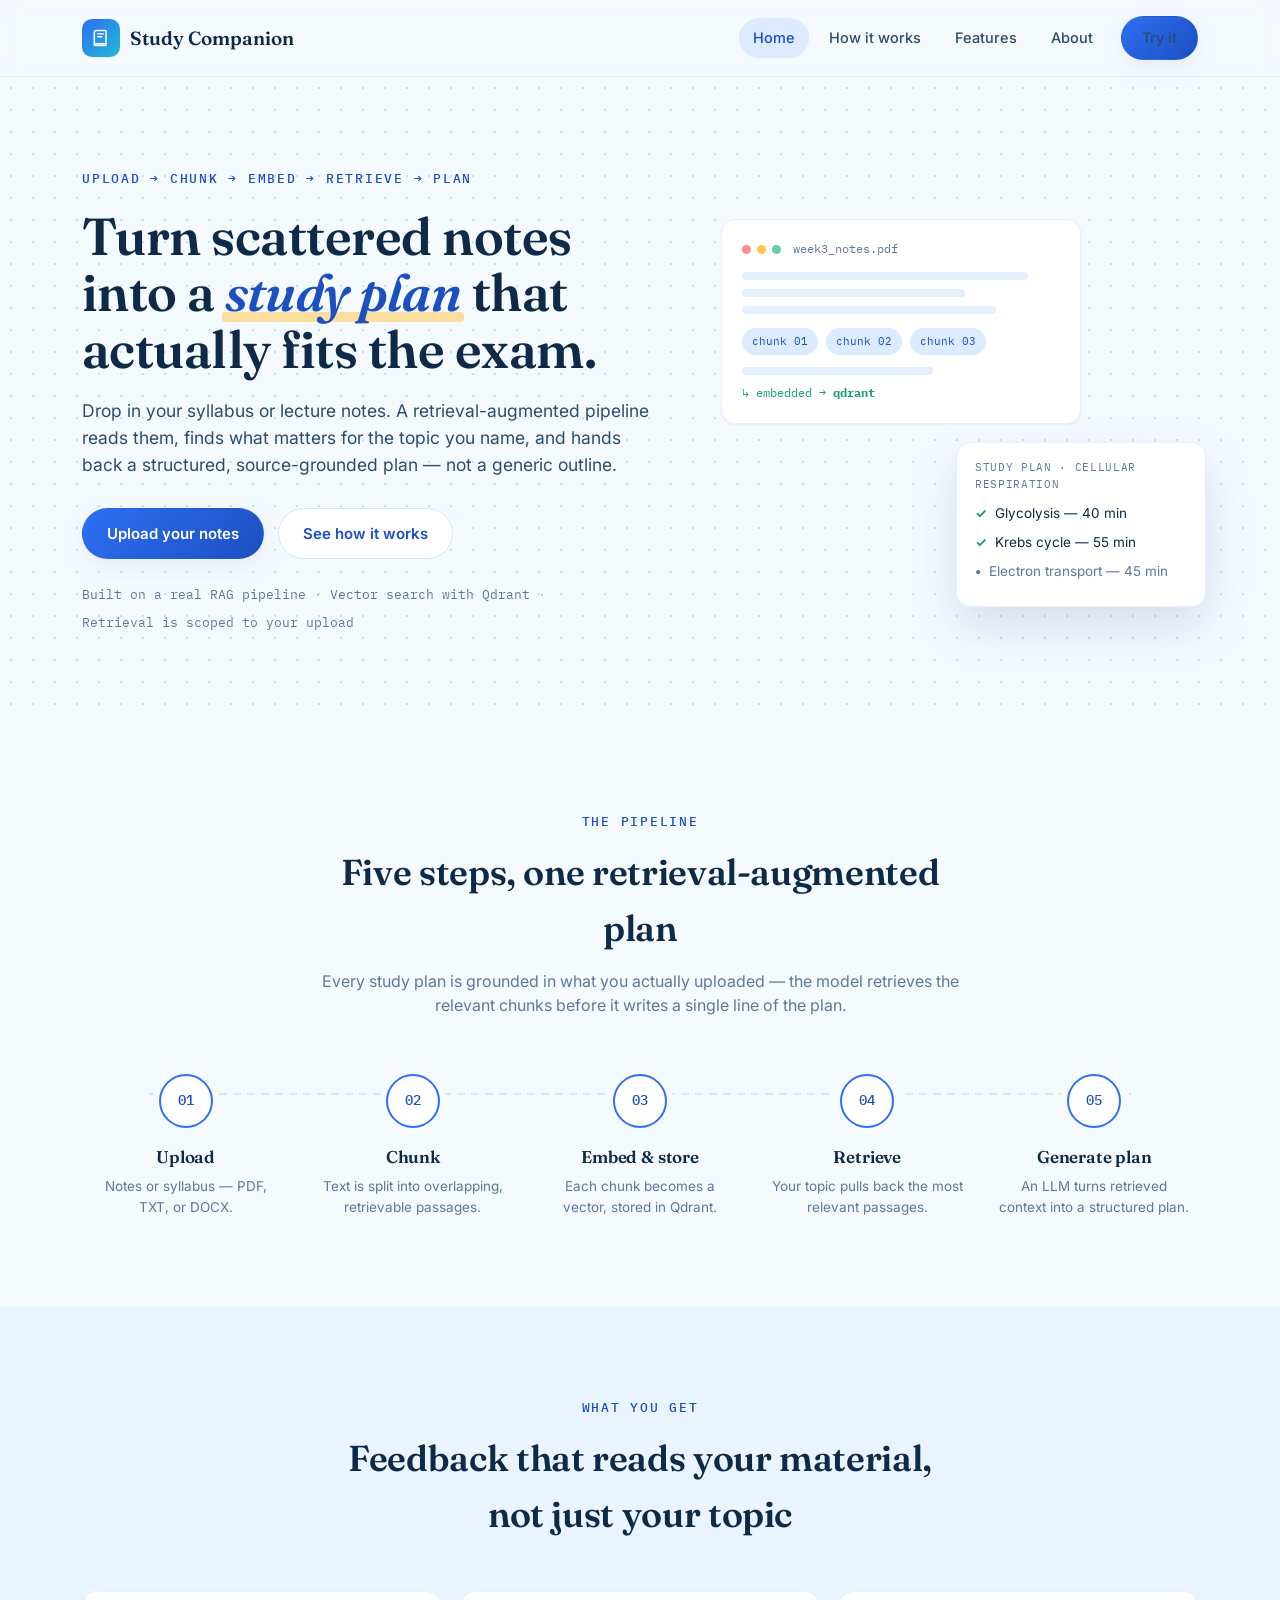
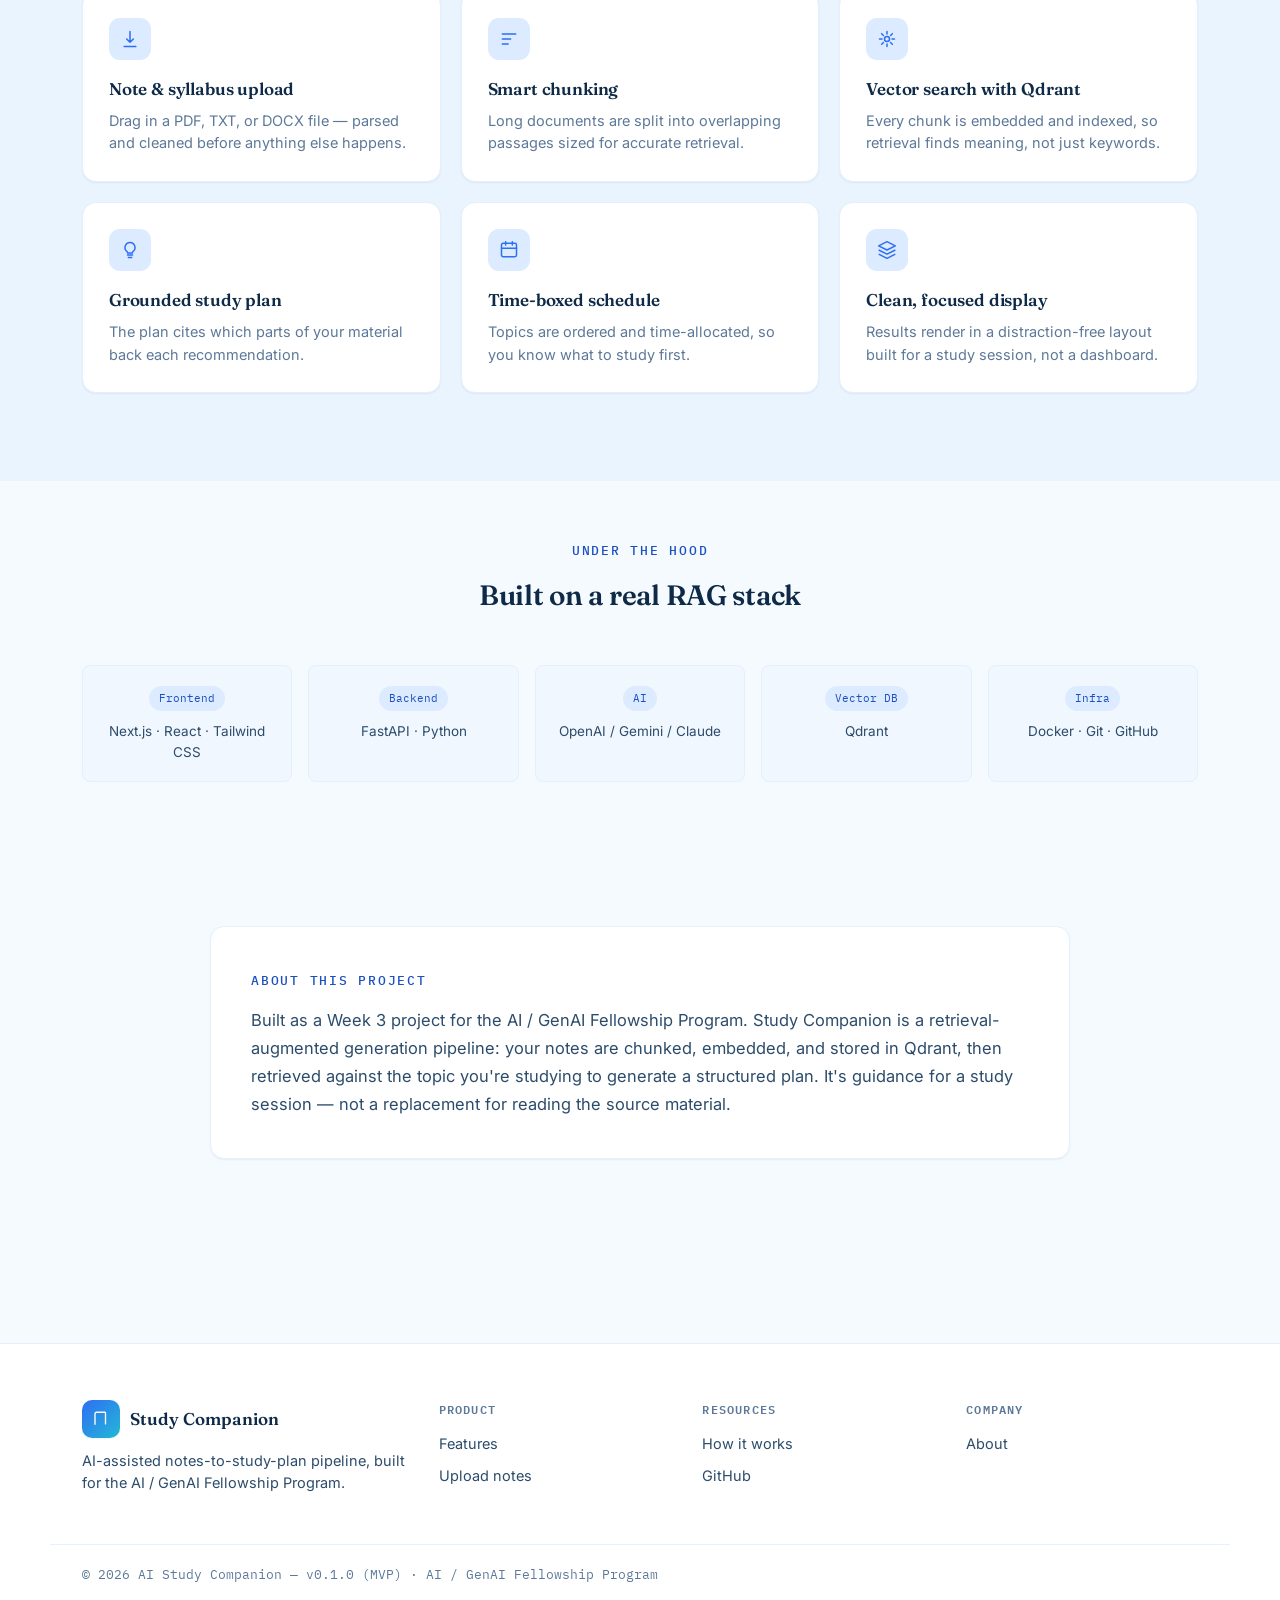
<file: frontend/index.html>
<!DOCTYPE html>
<html lang="en">
<head>
<meta charset="UTF-8" />
<meta name="viewport" content="width=device-width, initial-scale=1.0" />
<title>AI Study Companion — Turn notes into a study plan</title>
<link rel="preconnect" href="https://fonts.googleapis.com">
<link href="https://fonts.googleapis.com/css2?family=Fraunces:ital,wght@0,500;0,600;0,700;1,500&family=Inter:wght@400;500;600;700&family=IBM+Plex+Mono:wght@400;500&display=swap" rel="stylesheet">
<link rel="stylesheet" href="styles.css" />
</head>
<body>

<nav class="nav">
  <div class="nav-inner">
    <a href="index.html" class="brand">
      <span class="brand-mark">
        <svg width="20" height="20" viewBox="0 0 24 24" fill="none"><path d="M4 19V5a2 2 0 0 1 2-2h11a1 1 0 0 1 1 1v14.5" stroke="#fff" stroke-width="1.8" stroke-linecap="round" stroke-linejoin="round"/><path d="M4 19a2 2 0 0 0 2 2h11.5a.5.5 0 0 0 .5-.5V19H6a2 2 0 0 0-2 2Z" stroke="#fff" stroke-width="1.8" stroke-linecap="round" stroke-linejoin="round"/><path d="M8 7h7M8 10.5h5" stroke="#fff" stroke-width="1.6" stroke-linecap="round"/></svg>
      </span>
      <span class="brand-name">Study Companion</span>
    </a>
    <div class="nav-links">
      <a href="index.html" class="active">Home</a>
      <a href="index.html#how-it-works">How it works</a>
      <a href="index.html#features">Features</a>
      <a href="index.html#about">About</a>
      <a href="upload.html" class="btn btn-primary nav-cta" style="padding:10px 20px;font-size:14.5px;">Try it</a>
    </div>
    <button class="nav-toggle" aria-label="Toggle menu" onclick="document.querySelector('.nav-links').classList.toggle('open-mobile')">
      <svg width="20" height="20" viewBox="0 0 24 24" fill="none"><path d="M4 7h16M4 12h16M4 17h16" stroke="#0E2A47" stroke-width="1.8" stroke-linecap="round"/></svg>
    </button>
  </div>
</nav>

<!-- ============ HERO ============ -->
<header class="hero grid-texture">
  <div class="container hero-inner">
    <div class="hero-copy">
      <span class="eyebrow">Upload → Chunk → Embed → Retrieve → Plan</span>
      <h1 class="hero-title">
        Turn scattered notes into a <span class="hl">study plan</span> that actually fits the exam.
      </h1>
      <p class="hero-sub">
        Drop in your syllabus or lecture notes. A retrieval-augmented pipeline reads them, finds what
        matters for the topic you name, and hands back a structured, source-grounded plan — not a
        generic outline.
      </p>
      <div class="hero-actions">
        <a href="upload.html" class="btn btn-primary">Upload your notes</a>
        <a href="#how-it-works" class="btn btn-secondary">See how it works</a>
      </div>
      <div class="hero-trust">
        <span>Built on a real RAG pipeline</span>
        <span class="dot">·</span>
        <span>Vector search with Qdrant</span>
        <span class="dot">·</span>
        <span>Retrieval is scoped to your upload</span>
      </div>
    </div>

    <div class="hero-visual" aria-hidden="true">
      <div class="stack-card card">
        <div class="stack-card-head">
          <span class="page-dot" style="background:#FF8A8A"></span>
          <span class="page-dot" style="background:#FFC94D"></span>
          <span class="page-dot" style="background:#5FD4A3"></span>
          <span class="stack-card-title">week3_notes.pdf</span>
        </div>
        <div class="stack-card-body">
          <div class="fake-line w-90"></div>
          <div class="fake-line w-70"></div>
          <div class="fake-line w-80"></div>
          <div class="chunk-row">
            <span class="chunk-pill">chunk 01</span>
            <span class="chunk-pill">chunk 02</span>
            <span class="chunk-pill">chunk 03</span>
          </div>
          <div class="fake-line w-60"></div>
          <div class="vector-tag">↳ embedded → <b>qdrant</b></div>
        </div>
      </div>
      <div class="stack-card card floaty">
        <div class="plan-mini-title">Study Plan · Cellular Respiration</div>
        <div class="plan-mini-row"><span class="check">✓</span> Glycolysis — 40 min</div>
        <div class="plan-mini-row"><span class="check">✓</span> Krebs cycle — 55 min</div>
        <div class="plan-mini-row muted"><span class="check">•</span> Electron transport — 45 min</div>
      </div>
    </div>
  </div>
</header>

<!-- ============ HOW IT WORKS — signature pipeline ============ -->
<section class="section pipeline-section" id="how-it-works">
  <div class="container">
    <div class="section-head text-center">
      <span class="eyebrow">The pipeline</span>
      <h2 class="section-title">Five steps, one retrieval-augmented plan</h2>
      <p class="section-sub">
        Every study plan is grounded in what you actually uploaded — the model retrieves the relevant
        chunks before it writes a single line of the plan.
      </p>
    </div>

    <div class="pipeline">
      <div class="pipeline-track" aria-hidden="true"></div>
      <ol class="pipeline-steps">
        <li class="pipeline-step" style="--d:0s">
          <span class="pipeline-num">01</span>
          <h3>Upload</h3>
          <p>Notes or syllabus — PDF, TXT, or DOCX.</p>
        </li>
        <li class="pipeline-step" style="--d:0.6s">
          <span class="pipeline-num">02</span>
          <h3>Chunk</h3>
          <p>Text is split into overlapping, retrievable passages.</p>
        </li>
        <li class="pipeline-step" style="--d:1.2s">
          <span class="pipeline-num">03</span>
          <h3>Embed &amp; store</h3>
          <p>Each chunk becomes a vector, stored in Qdrant.</p>
        </li>
        <li class="pipeline-step" style="--d:1.8s">
          <span class="pipeline-num">04</span>
          <h3>Retrieve</h3>
          <p>Your topic pulls back the most relevant passages.</p>
        </li>
        <li class="pipeline-step" style="--d:2.4s">
          <span class="pipeline-num">05</span>
          <h3>Generate plan</h3>
          <p>An LLM turns retrieved context into a structured plan.</p>
        </li>
      </ol>
    </div>
  </div>
</section>

<!-- ============ FEATURES ============ -->
<section class="section" id="features" style="background:var(--bg-soft);">
  <div class="container">
    <div class="section-head text-center">
      <span class="eyebrow">What you get</span>
      <h2 class="section-title">Feedback that reads your material, not just your topic</h2>
    </div>

    <div class="feature-grid">
      <div class="feature-card card">
        <div class="feature-icon"><svg width="20" height="20" viewBox="0 0 24 24" fill="none"><path d="M12 3v13m0 0-4-4m4 4 4-4M5 21h14" stroke="var(--primary)" stroke-width="1.8" stroke-linecap="round" stroke-linejoin="round"/></svg></div>
        <h3>Note &amp; syllabus upload</h3>
        <p>Drag in a PDF, TXT, or DOCX file — parsed and cleaned before anything else happens.</p>
      </div>
      <div class="feature-card card">
        <div class="feature-icon"><svg width="20" height="20" viewBox="0 0 24 24" fill="none"><path d="M4 6h16M4 12h10M4 18h7" stroke="var(--primary)" stroke-width="1.8" stroke-linecap="round"/></svg></div>
        <h3>Smart chunking</h3>
        <p>Long documents are split into overlapping passages sized for accurate retrieval.</p>
      </div>
      <div class="feature-card card">
        <div class="feature-icon"><svg width="20" height="20" viewBox="0 0 24 24" fill="none"><circle cx="12" cy="12" r="3" stroke="var(--primary)" stroke-width="1.8"/><path d="M12 3v3M12 18v3M21 12h-3M6 12H3M18.4 5.6l-2.1 2.1M7.7 16.3l-2.1 2.1M18.4 18.4l-2.1-2.1M7.7 7.7 5.6 5.6" stroke="var(--primary)" stroke-width="1.8" stroke-linecap="round"/></svg></div>
        <h3>Vector search with Qdrant</h3>
        <p>Every chunk is embedded and indexed, so retrieval finds meaning, not just keywords.</p>
      </div>
      <div class="feature-card card">
        <div class="feature-icon"><svg width="20" height="20" viewBox="0 0 24 24" fill="none"><path d="M9 18h6M10 21h4M12 3a6 6 0 0 0-3.6 10.8c.5.4.6.9.6 1.4v.3h6v-.3c0-.5.1-1 .6-1.4A6 6 0 0 0 12 3Z" stroke="var(--primary)" stroke-width="1.8" stroke-linecap="round" stroke-linejoin="round"/></svg></div>
        <h3>Grounded study plan</h3>
        <p>The plan cites which parts of your material back each recommendation.</p>
      </div>
      <div class="feature-card card">
        <div class="feature-icon"><svg width="20" height="20" viewBox="0 0 24 24" fill="none"><rect x="3" y="4" width="18" height="16" rx="2" stroke="var(--primary)" stroke-width="1.8"/><path d="M8 2v4M16 2v4M3 10h18" stroke="var(--primary)" stroke-width="1.8" stroke-linecap="round"/></svg></div>
        <h3>Time-boxed schedule</h3>
        <p>Topics are ordered and time-allocated, so you know what to study first.</p>
      </div>
      <div class="feature-card card">
        <div class="feature-icon"><svg width="20" height="20" viewBox="0 0 24 24" fill="none"><path d="M12 2 2 7l10 5 10-5-10-5Z" stroke="var(--primary)" stroke-width="1.8" stroke-linejoin="round"/><path d="M2 17l10 5 10-5M2 12l10 5 10-5" stroke="var(--primary)" stroke-width="1.8" stroke-linejoin="round"/></svg></div>
        <h3>Clean, focused display</h3>
        <p>Results render in a distraction-free layout built for a study session, not a dashboard.</p>
      </div>
    </div>
  </div>
</section>

<!-- ============ TECH STACK ============ -->
<section class="section-tight">
  <div class="container">
    <div class="section-head text-center">
      <span class="eyebrow">Under the hood</span>
      <h2 class="section-title" style="font-size:28px;">Built on a real RAG stack</h2>
    </div>
    <div class="stack-grid">
      <div class="stack-item"><span class="stack-tag">Frontend</span><p>Next.js · React · Tailwind CSS</p></div>
      <div class="stack-item"><span class="stack-tag">Backend</span><p>FastAPI · Python</p></div>
      <div class="stack-item"><span class="stack-tag">AI</span><p>OpenAI / Gemini / Claude</p></div>
      <div class="stack-item"><span class="stack-tag">Vector DB</span><p>Qdrant</p></div>
      <div class="stack-item"><span class="stack-tag">Infra</span><p>Docker · Git · GitHub</p></div>
    </div>
  </div>
</section>

<!-- ============ ABOUT ============ -->
<section class="section" id="about">
  <div class="container">
    <div class="about-box card">
      <span class="eyebrow">About this project</span>
      <p class="about-text">
        Built as a Week 3 project for the AI / GenAI Fellowship Program. Study Companion is a
        retrieval-augmented generation pipeline: your notes are chunked, embedded, and stored in
        Qdrant, then retrieved against the topic you're studying to generate a structured plan.
        It's guidance for a study session — not a replacement for reading the source material.
      </p>
    </div>
  </div>
</section>

<footer class="site-footer">
  <div class="container footer-grid">
    <div class="footer-col">
      <div class="brand" style="margin-bottom:12px;">
        <span class="brand-mark"><svg width="18" height="18" viewBox="0 0 24 24" fill="none"><path d="M4 19V5a2 2 0 0 1 2-2h11a1 1 0 0 1 1 1v14.5" stroke="#fff" stroke-width="1.8" stroke-linecap="round" stroke-linejoin="round"/></svg></span>
        <span class="brand-name" style="font-size:17px;">Study Companion</span>
      </div>
      <p>AI-assisted notes-to-study-plan pipeline, built for the AI / GenAI Fellowship Program.</p>
    </div>
    <div class="footer-col">
      <h4>Product</h4>
      <a href="index.html#features">Features</a>
      <a href="upload.html">Upload notes</a>
    </div>
    <div class="footer-col">
      <h4>Resources</h4>
      <a href="index.html#how-it-works">How it works</a>
      <a href="https://github.com/RAYYAN-369/AI-Study-Companion" target="_blank" rel="noopener">GitHub</a>
    </div>
    <div class="footer-col">
      <h4>Company</h4>
      <a href="index.html#about">About</a>
    </div>
  </div>
  <div class="footer-bottom">© 2026 AI Study Companion — v0.1.0 (MVP) · AI / GenAI Fellowship Program</div>
</footer>

<style>
  .hero { padding: 64px 0 40px; }
  .hero-inner {
    display: grid;
    grid-template-columns: 1.1fr 0.9fr;
    gap: 56px;
    align-items: center;
    padding-top: 24px;
    padding-bottom: 48px;
  }
  .hero-title {
    font-size: clamp(32px, 4.2vw, 52px);
    line-height: 1.08;
    margin: 18px 0 20px;
  }
  .hero-title .hl {
    position: relative;
    font-style: italic;
    color: var(--primary-dark);
  }
  .hero-title .hl::after {
    content: "";
    position: absolute;
    left: -3px; right: -3px; bottom: 2px;
    height: 10px;
    background: var(--accent-warm);
    opacity: 0.55;
    z-index: -1;
    border-radius: 3px;
  }
  .hero-sub { font-size: 17.5px; color: var(--ink-soft); max-width: 52ch; margin-bottom: 30px; }
  .hero-actions { display: flex; gap: 14px; flex-wrap: wrap; margin-bottom: 26px; }
  .hero-trust { display: flex; flex-wrap: wrap; gap: 8px; font-family: var(--font-mono); font-size: 12.5px; color: var(--muted); }
  .hero-trust .dot { opacity: 0.5; }

  .hero-visual { position: relative; min-height: 360px; }
  .stack-card {
    padding: 20px;
    width: min(360px, 100%);
  }
  .stack-card-head { display: flex; align-items: center; gap: 6px; margin-bottom: 14px; }
  .page-dot { width: 9px; height: 9px; border-radius: 50%; }
  .stack-card-title { font-family: var(--font-mono); font-size: 12px; color: var(--muted); margin-left: 6px; }
  .fake-line { height: 8px; border-radius: 4px; background: var(--border-soft); margin-bottom: 9px; }
  .w-90 { width: 90%; } .w-80 { width: 80%; } .w-70 { width: 70%; } .w-60 { width: 60%; }
  .chunk-row { display: flex; gap: 8px; margin: 14px 0 12px; flex-wrap: wrap; }
  .chunk-pill {
    font-family: var(--font-mono); font-size: 11px; color: var(--primary-dark);
    background: var(--primary-soft); padding: 5px 10px; border-radius: 999px;
  }
  .vector-tag { font-family: var(--font-mono); font-size: 12px; color: var(--good); margin-top: 6px; }
  .stack-card.floaty {
    position: absolute;
    bottom: -28px;
    right: -8px;
    width: 250px;
    padding: 16px 18px;
    box-shadow: var(--shadow-lg);
    animation: float 5s ease-in-out infinite;
  }
  @keyframes float { 0%,100% { transform: translateY(0); } 50% { transform: translateY(-9px); } }
  .plan-mini-title { font-family: var(--font-mono); font-size: 11px; color: var(--muted); margin-bottom: 10px; text-transform: uppercase; letter-spacing: .06em; }
  .plan-mini-row { font-size: 13.5px; margin-bottom: 8px; display: flex; gap: 8px; }
  .plan-mini-row .check { color: var(--good); font-weight: 700; }
  .plan-mini-row.muted { color: var(--muted); }
  .plan-mini-row.muted .check { color: var(--muted); }

  .section-head { max-width: 640px; margin: 0 auto 48px; }
  .section-title { font-size: clamp(26px, 3vw, 36px); margin: 12px 0 12px; }
  .section-sub { color: var(--muted); font-size: 16px; }

  .pipeline { position: relative; padding-top: 8px; }
  .pipeline-track {
    position: absolute;
    top: 27px;
    left: 6%;
    right: 6%;
    height: 2px;
    background: repeating-linear-gradient(90deg, var(--border) 0 8px, transparent 8px 14px);
  }
  .pipeline-steps {
    position: relative;
    list-style: none;
    margin: 0; padding: 0;
    display: grid;
    grid-template-columns: repeat(5, 1fr);
    gap: 20px;
  }
  .pipeline-step { text-align: center; padding: 0 8px; }
  .pipeline-num {
    display: inline-flex;
    align-items: center; justify-content: center;
    width: 54px; height: 54px;
    border-radius: 50%;
    background: var(--surface);
    border: 2px solid var(--primary);
    color: var(--primary-dark);
    font-family: var(--font-mono);
    font-weight: 500;
    font-size: 14px;
    margin-bottom: 16px;
    box-shadow: 0 0 0 6px var(--bg);
    animation: pulse-step 3s ease-in-out infinite;
    animation-delay: var(--d);
  }
  @keyframes pulse-step {
    0%, 80%, 100% { box-shadow: 0 0 0 6px var(--bg); border-color: var(--primary); }
    10% { box-shadow: 0 0 0 6px var(--bg), 0 0 0 10px var(--primary-soft); border-color: var(--accent); }
  }
  .pipeline-step h3 { font-size: 17px; margin-bottom: 6px; }
  .pipeline-step p { font-size: 13.5px; color: var(--muted); }

  .feature-grid { display: grid; grid-template-columns: repeat(3, 1fr); gap: 20px; }
  .feature-card { padding: 26px; }
  .feature-icon {
    width: 42px; height: 42px; border-radius: 11px;
    background: var(--primary-soft);
    display: flex; align-items: center; justify-content: center;
    margin-bottom: 16px;
  }
  .feature-card h3 { font-size: 17px; margin-bottom: 8px; }
  .feature-card p { font-size: 14.5px; color: var(--muted); }

  .stack-grid { display: grid; grid-template-columns: repeat(5, 1fr); gap: 16px; }
  .stack-item {
    border: 1px solid var(--border-soft);
    border-radius: var(--radius-sm);
    padding: 18px 16px;
    background: var(--surface-alt);
    text-align: center;
  }
  .stack-tag {
    display: inline-block;
    font-family: var(--font-mono);
    font-size: 11px;
    color: var(--primary-dark);
    background: var(--primary-soft);
    padding: 4px 10px;
    border-radius: 999px;
    margin-bottom: 10px;
  }
  .stack-item p { font-size: 13.5px; color: var(--ink-soft); }

  .about-box { padding: 40px; max-width: 860px; margin: 0 auto; }
  .about-text { font-size: 16.5px; color: var(--ink-soft); margin-top: 14px; line-height: 1.7; }

  @media (max-width: 980px) {
    .hero-inner { grid-template-columns: 1fr; }
    .hero-visual { min-height: 300px; margin-top: 12px; }
    .stack-card.floaty { position: static; margin-top: 16px; width: 100%; animation: none; }
    .pipeline-steps { grid-template-columns: repeat(3, 1fr); row-gap: 32px; }
    .pipeline-track { display: none; }
    .feature-grid { grid-template-columns: repeat(2, 1fr); }
    .stack-grid { grid-template-columns: repeat(3, 1fr); }
  }
  @media (max-width: 620px) {
    .pipeline-steps { grid-template-columns: repeat(2, 1fr); }
    .feature-grid { grid-template-columns: 1fr; }
    .stack-grid { grid-template-columns: repeat(2, 1fr); }
    .nav-links.open-mobile {
      display: flex; position: absolute; top: 100%; left: 0; right: 0;
      background: var(--surface); flex-direction: column; padding: 12px 20px 20px;
      border-bottom: 1px solid var(--border-soft); box-shadow: var(--shadow-md);
    }
    .nav-links.open-mobile a { width: 100%; }
  }
</style>

</body>
</html>
</file>
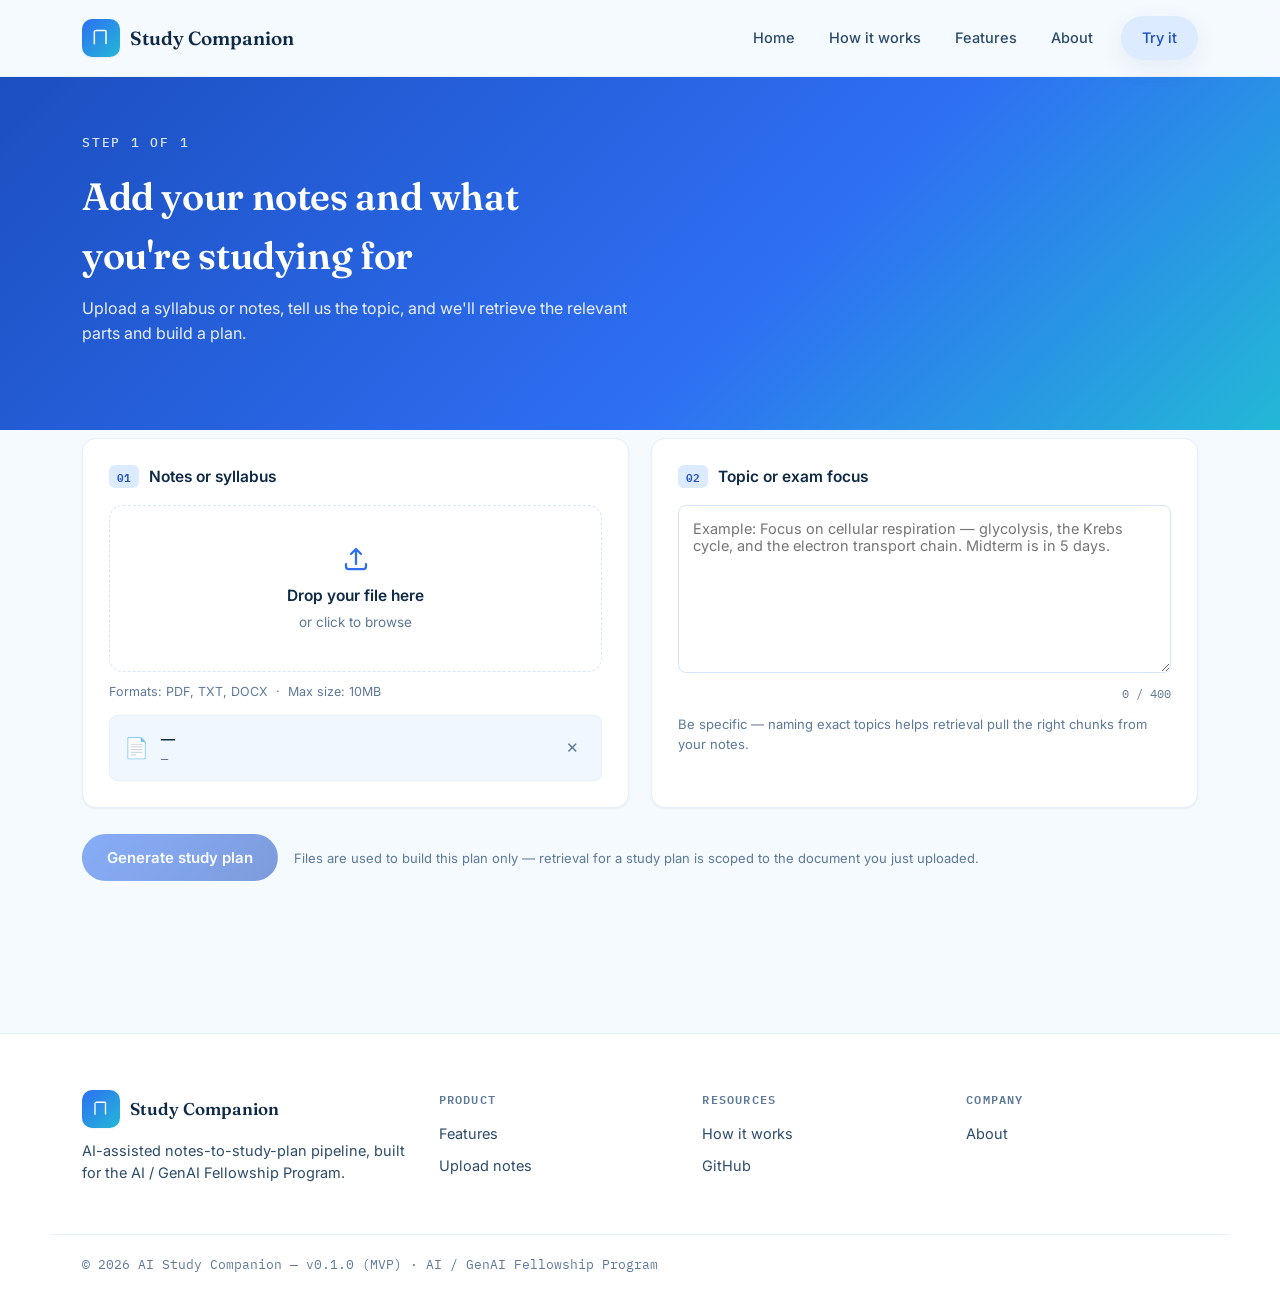
<file: frontend/result.html>
<!DOCTYPE html>
<html lang="en">
<head>
<meta charset="UTF-8" />
<meta name="viewport" content="width=device-width, initial-scale=1.0" />
<title>Your Study Plan — AI Study Companion</title>
<link rel="preconnect" href="https://fonts.googleapis.com">
<link href="https://fonts.googleapis.com/css2?family=Fraunces:ital,wght@0,500;0,600;0,700;1,500&family=Inter:wght@400;500;600;700&family=IBM+Plex+Mono:wght@400;500&display=swap" rel="stylesheet">
<link rel="stylesheet" href="styles.css" />
</head>
<body>

<nav class="nav">
  <div class="nav-inner">
    <a href="index.html" class="brand">
      <span class="brand-mark"><svg width="20" height="20" viewBox="0 0 24 24" fill="none"><path d="M4 19V5a2 2 0 0 1 2-2h11a1 1 0 0 1 1 1v14.5" stroke="#fff" stroke-width="1.8" stroke-linecap="round" stroke-linejoin="round"/></svg></span>
      <span class="brand-name">Study Companion</span>
    </a>
    <div class="nav-links">
      <a href="index.html">Home</a>
      <a href="index.html#how-it-works">How it works</a>
      <a href="index.html#features">Features</a>
      <a href="index.html#about">About</a>
      <a href="upload.html" class="btn btn-primary nav-cta" style="padding:10px 20px;font-size:14.5px;">New plan</a>
    </div>
    <button class="nav-toggle" aria-label="Toggle menu" onclick="document.querySelector('.nav-links').classList.toggle('open-mobile')">
      <svg width="20" height="20" viewBox="0 0 24 24" fill="none"><path d="M4 7h16M4 12h16M4 17h16" stroke="#0E2A47" stroke-width="1.8" stroke-linecap="round"/></svg>
    </button>
  </div>
</nav>

<main class="section-tight">
  <div class="container">
    <span class="eyebrow">Study plan</span>

    <div class="score-hero card">
      <div class="score-copy">
        <span class="score-label">Generated from <span id="sourceFileName">your document</span></span>
        <h1 id="topicHeadline">Your study plan</h1>
      </div>
    </div>

    <div class="stat-row">
      <div class="stat-card card">
        <span class="stat-label">Chunks retrieved</span>
        <span class="stat-value" id="chunksRetrieved">—</span>
      </div>
      <div class="stat-card card">
        <span class="stat-label">Study days planned</span>
        <span class="stat-value" id="dayCount">—</span>
      </div>
      <div class="stat-card card">
        <span class="stat-label">Est. total study time</span>
        <span class="stat-value" id="studyTime">—</span>
      </div>
    </div>

    <div class="card summary-card">
      <h2 class="block-title">AI summary</h2>
      <p id="aiSummary" class="summary-text"></p>
    </div>

    <div class="card schedule-card">
      <h2 class="block-title">Suggested schedule</h2>
      <p class="block-sub">Day-by-day plan generated from the retrieved context.</p>
      <div id="scheduleList" class="schedule-list"></div>
    </div>

    <div class="card sources-card">
      <h2 class="block-title">Retrieved from your document</h2>
      <p class="block-sub">The passages the plan above was grounded in.</p>
      <div id="sourcesList" class="sources-list"></div>
    </div>

    <div class="result-actions">
      <button class="btn btn-primary" id="downloadBtn">Download plan</button>
      <a href="upload.html" class="btn btn-secondary">Start a new plan</a>
    </div>
  </div>
</main>

<footer class="site-footer">
  <div class="container footer-grid">
    <div class="footer-col">
      <div class="brand" style="margin-bottom:12px;">
        <span class="brand-mark"><svg width="18" height="18" viewBox="0 0 24 24" fill="none"><path d="M4 19V5a2 2 0 0 1 2-2h11a1 1 0 0 1 1 1v14.5" stroke="#fff" stroke-width="1.8" stroke-linecap="round" stroke-linejoin="round"/></svg></span>
        <span class="brand-name" style="font-size:17px;">Study Companion</span>
      </div>
      <p>AI-assisted notes-to-study-plan pipeline, built for the AI / GenAI Fellowship Program.</p>
    </div>
    <div class="footer-col">
      <h4>Product</h4>
      <a href="index.html#features">Features</a>
      <a href="upload.html">Upload notes</a>
    </div>
    <div class="footer-col">
      <h4>Resources</h4>
      <a href="index.html#how-it-works">How it works</a>
      <a href="https://github.com/RAYYAN-369/AI-Study-Companion" target="_blank" rel="noopener">GitHub</a>
    </div>
    <div class="footer-col">
      <h4>Company</h4>
      <a href="index.html#about">About</a>
    </div>
  </div>
  <div class="footer-bottom">© 2026 AI Study Companion — v0.1.0 (MVP) · AI / GenAI Fellowship Program</div>
</footer>

<style>
  .score-hero {
    display: flex; align-items: center; gap: 32px;
    background: linear-gradient(135deg, var(--primary), var(--primary-dark));
    color: #fff;
    padding: 32px;
    margin: 16px 0 24px;
  }
  .score-label { font-family: var(--font-mono); font-size: 12px; letter-spacing: 0.1em; text-transform: uppercase; opacity: 0.85; }
  .score-copy h1 { color: #fff; font-size: clamp(20px, 2.6vw, 27px); margin: 8px 0 4px; }

  .stat-row { display: grid; grid-template-columns: repeat(3, 1fr); gap: 16px; margin-bottom: 24px; }
  .stat-card { padding: 18px 20px; }
  .stat-label { display: block; font-size: 12.5px; color: var(--muted); margin-bottom: 8px; }
  .stat-value { font-family: var(--font-display); font-size: 26px; font-weight: 700; color: var(--ink); }

  .block-title { font-size: 18px; margin-bottom: 6px; }
  .block-sub { font-size: 13.5px; color: var(--muted); margin-bottom: 16px; }

  .summary-card { padding: 26px; margin-bottom: 24px; }
  .summary-text { font-size: 15.5px; color: var(--ink-soft); line-height: 1.7; margin-top: 10px; }

  .schedule-card { padding: 26px; margin-bottom: 24px; }
  .schedule-list { margin-top: 8px; }
  .schedule-row {
    display: flex; align-items: flex-start; gap: 14px;
    padding: 14px 0;
    border-bottom: 1px solid var(--border-soft);
  }
  .schedule-row:last-child { border-bottom: none; }
  .sched-order {
    font-family: var(--font-mono); font-size: 12px; color: var(--primary-dark);
    background: var(--primary-soft); width: 28px; height: 28px; border-radius: 50%;
    display: flex; align-items: center; justify-content: center; flex-shrink: 0;
  }
  .sched-body { flex: 1; }
  .sched-topic { font-weight: 600; font-size: 14.5px; margin-bottom: 6px; }
  .sched-tasks { margin: 0; padding-left: 18px; font-size: 13.5px; color: var(--ink-soft); }
  .sched-tasks li { margin-bottom: 4px; }
  .sched-time { font-family: var(--font-mono); font-size: 13px; color: var(--ink-soft); white-space: nowrap; }

  .sources-card { padding: 26px; margin-bottom: 28px; }
  .sources-list { display: flex; flex-direction: column; gap: 10px; margin-top: 12px; }
  .source-item {
    font-size: 13.5px; color: var(--ink-soft);
    background: var(--surface-alt); border-left: 3px solid var(--accent);
    padding: 10px 14px; border-radius: 0 8px 8px 0;
  }
  .source-item .src-tag { font-family: var(--font-mono); font-size: 11px; color: var(--muted); display: block; margin-bottom: 4px; }

  .result-actions { display: flex; gap: 14px; padding-bottom: 40px; flex-wrap: wrap; }

  @media (max-width: 860px) {
    .stat-row { grid-template-columns: repeat(2, 1fr); }
    .score-hero { flex-direction: column; text-align: center; padding: 28px 20px; }
  }
  @media (max-width: 620px) {
    .nav-links.open-mobile {
      display: flex; position: absolute; top: 100%; left: 0; right: 0;
      background: var(--surface); flex-direction: column; padding: 12px 20px 20px;
      border-bottom: 1px solid var(--border-soft); box-shadow: var(--shadow-md);
    }
    .nav-links.open-mobile a { width: 100%; }
  }
</style>

<script src="config.js"></script>
<script src="script.js"></script>
</body>
</html>
</file>
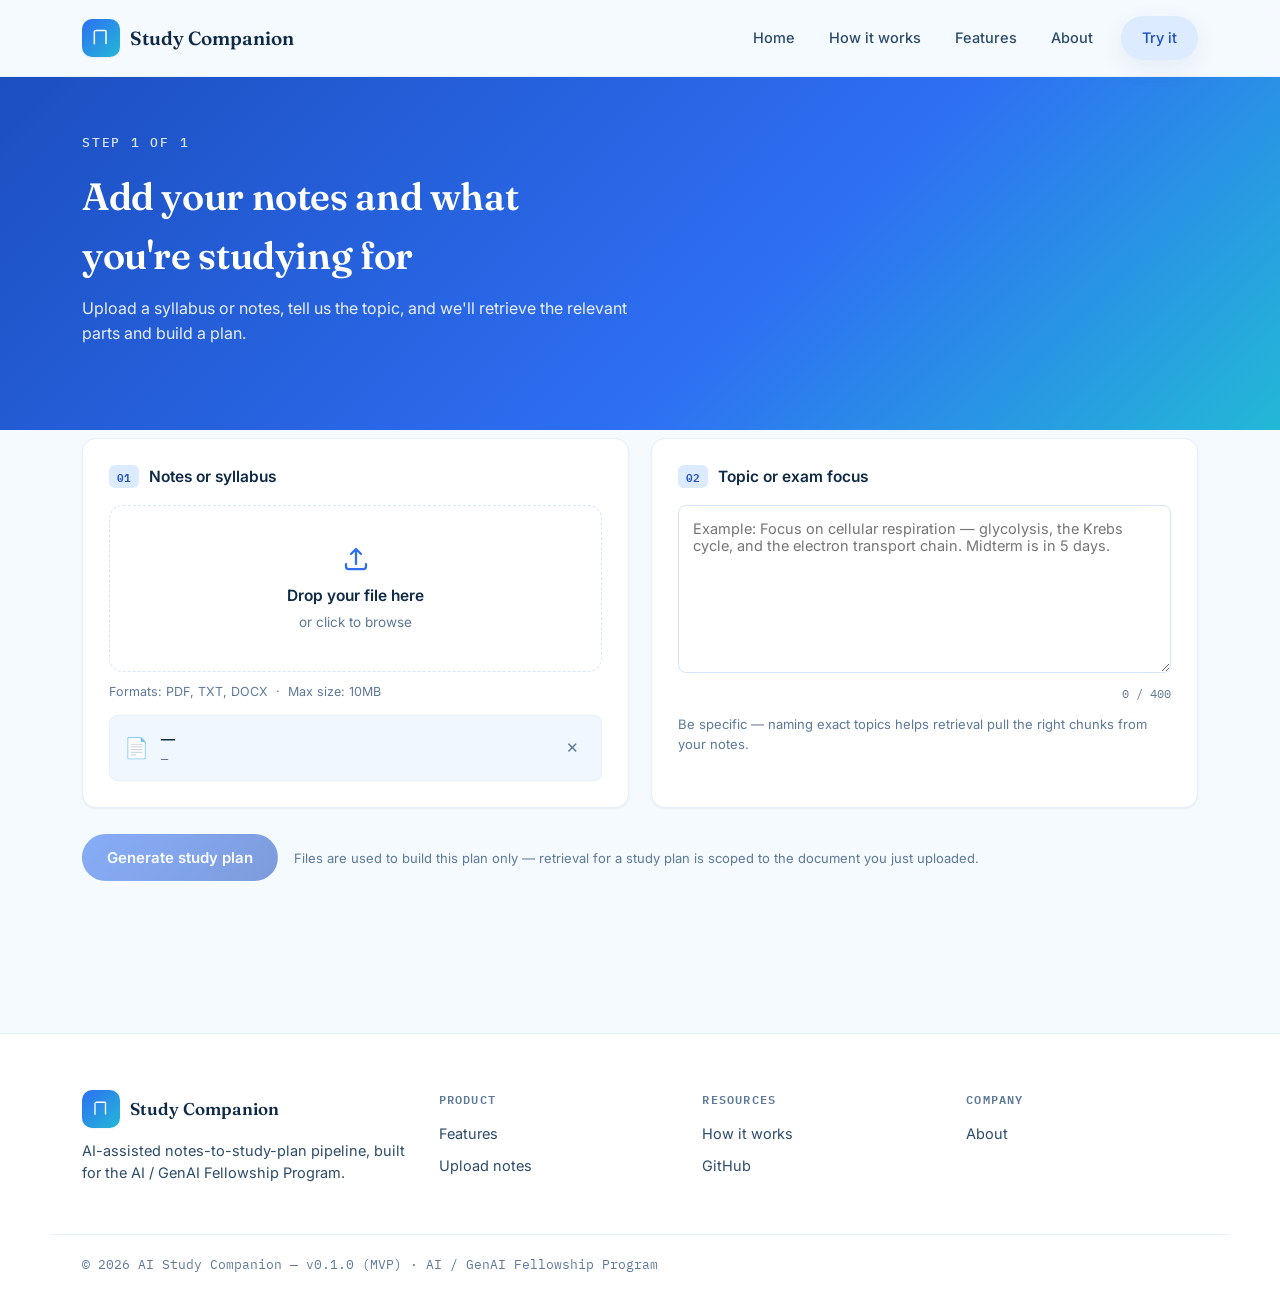
<file: frontend/upload.html>
<!DOCTYPE html>
<html lang="en">
<head>
<meta charset="UTF-8" />
<meta name="viewport" content="width=device-width, initial-scale=1.0" />
<title>Upload — AI Study Companion</title>
<link rel="preconnect" href="https://fonts.googleapis.com">
<link href="https://fonts.googleapis.com/css2?family=Fraunces:ital,wght@0,500;0,600;0,700;1,500&family=Inter:wght@400;500;600;700&family=IBM+Plex+Mono:wght@400;500&display=swap" rel="stylesheet">
<link rel="stylesheet" href="styles.css" />
</head>
<body>

<nav class="nav">
  <div class="nav-inner">
    <a href="index.html" class="brand">
      <span class="brand-mark"><svg width="20" height="20" viewBox="0 0 24 24" fill="none"><path d="M4 19V5a2 2 0 0 1 2-2h11a1 1 0 0 1 1 1v14.5" stroke="#fff" stroke-width="1.8" stroke-linecap="round" stroke-linejoin="round"/></svg></span>
      <span class="brand-name">Study Companion</span>
    </a>
    <div class="nav-links">
      <a href="index.html">Home</a>
      <a href="index.html#how-it-works">How it works</a>
      <a href="index.html#features">Features</a>
      <a href="index.html#about">About</a>
      <a href="upload.html" class="btn btn-primary nav-cta active" style="padding:10px 20px;font-size:14.5px;">Try it</a>
    </div>
    <button class="nav-toggle" aria-label="Toggle menu" onclick="document.querySelector('.nav-links').classList.toggle('open-mobile')">
      <svg width="20" height="20" viewBox="0 0 24 24" fill="none"><path d="M4 7h16M4 12h16M4 17h16" stroke="#0E2A47" stroke-width="1.8" stroke-linecap="round"/></svg>
    </button>
  </div>
</nav>

<header class="upload-hero">
  <div class="container">
    <span class="eyebrow" style="color:rgba(255,255,255,0.85)">Step 1 of 1</span>
    <h1 class="upload-title">Add your notes and what you're studying for</h1>
    <p class="upload-sub">Upload a syllabus or notes, tell us the topic, and we'll retrieve the relevant parts and build a plan.</p>
  </div>
</header>

<main class="section-tight">
  <div class="container">
    <form id="uploadForm" class="upload-grid" novalidate>

      <div class="card upload-panel">
        <div class="panel-label"><span class="panel-num">01</span> Notes or syllabus</div>

        <div id="dropZone" class="dropzone" tabindex="0" role="button" aria-label="Upload your notes file">
          <input type="file" id="fileInput" accept=".pdf,.txt,.docx" class="visually-hidden" />
          <svg width="30" height="30" viewBox="0 0 24 24" fill="none" class="drop-icon"><path d="M12 16V4m0 0-4 4m4-4 4 4" stroke="currentColor" stroke-width="1.8" stroke-linecap="round" stroke-linejoin="round"/><path d="M4 16v2a2 2 0 0 0 2 2h12a2 2 0 0 0 2-2v-2" stroke="currentColor" stroke-width="1.8" stroke-linecap="round" stroke-linejoin="round"/></svg>
          <p class="drop-title">Drop your file here</p>
          <p class="drop-hint">or click to browse</p>
        </div>
        <p class="format-hint">Formats: PDF, TXT, DOCX &nbsp;·&nbsp; Max size: 10MB</p>

        <div id="fileCard" class="file-card" hidden>
          <span class="file-icon">📄</span>
          <div class="file-meta">
            <div id="fileName" class="file-name">—</div>
            <div id="fileSize" class="file-size">—</div>
          </div>
          <button type="button" id="removeFile" class="remove-file" aria-label="Remove file">✕</button>
        </div>
      </div>

      <div class="card upload-panel">
        <div class="panel-label"><span class="panel-num">02</span> Topic or exam focus</div>
        <textarea id="topicInput" class="topic-box" maxlength="400"
          placeholder="Example: Focus on cellular respiration — glycolysis, the Krebs cycle, and the electron transport chain. Midterm is in 5 days."></textarea>
        <div class="char-count"><span id="charCount">0</span> / 400</div>

        <p class="panel-note">Be specific — naming exact topics helps retrieval pull the right chunks from your notes.</p>
      </div>
    </form>

    <div class="submit-row">
      <button type="submit" form="uploadForm" id="submitBtn" class="btn btn-primary" disabled>Generate study plan</button>
      <p class="submit-hint">Files are used to build this plan only — retrieval for a study plan is scoped to the document you just uploaded.</p>
    </div>
  </div>
</main>

<footer class="site-footer">
  <div class="container footer-grid">
    <div class="footer-col">
      <div class="brand" style="margin-bottom:12px;">
        <span class="brand-mark"><svg width="18" height="18" viewBox="0 0 24 24" fill="none"><path d="M4 19V5a2 2 0 0 1 2-2h11a1 1 0 0 1 1 1v14.5" stroke="#fff" stroke-width="1.8" stroke-linecap="round" stroke-linejoin="round"/></svg></span>
        <span class="brand-name" style="font-size:17px;">Study Companion</span>
      </div>
      <p>AI-assisted notes-to-study-plan pipeline, built for the AI / GenAI Fellowship Program.</p>
    </div>
    <div class="footer-col">
      <h4>Product</h4>
      <a href="index.html#features">Features</a>
      <a href="upload.html">Upload notes</a>
    </div>
    <div class="footer-col">
      <h4>Resources</h4>
      <a href="index.html#how-it-works">How it works</a>
      <a href="https://github.com/RAYYAN-369/AI-Study-Companion" target="_blank" rel="noopener">GitHub</a>
    </div>
    <div class="footer-col">
      <h4>Company</h4>
      <a href="index.html#about">About</a>
    </div>
  </div>
  <div class="footer-bottom">© 2026 AI Study Companion — v0.1.0 (MVP) · AI / GenAI Fellowship Program</div>
</footer>

<!-- ============ LOADING OVERLAY ============ -->
<div id="loadingOverlay" class="loading-overlay" hidden role="status" aria-live="polite">
  <div class="loading-card">
    <div class="loading-spinner" aria-hidden="true"></div>
    <h2 id="loadingHeadline">Reading your notes…</h2>
    <ul class="loading-steps">
      <li data-step="0"><span class="ls-dot"></span> Parsing document</li>
      <li data-step="1"><span class="ls-dot"></span> Chunking text</li>
      <li data-step="2"><span class="ls-dot"></span> Generating embeddings</li>
      <li data-step="3"><span class="ls-dot"></span> Retrieving relevant context</li>
      <li data-step="4"><span class="ls-dot"></span> Writing your study plan</li>
    </ul>
  </div>
</div>

<style>
  .upload-hero {
    background: linear-gradient(135deg, var(--primary-dark), var(--primary) 60%, var(--accent));
    padding: 52px 0 84px;
    color: #fff;
  }
  .upload-title { color: #fff; font-size: clamp(26px, 3.6vw, 38px); margin: 14px 0 10px; max-width: 20ch; }
  .upload-sub { color: rgba(255,255,255,0.9); font-size: 16px; max-width: 56ch; }

  main.section-tight { margin-top: -48px; }

  .upload-grid {
    display: grid;
    grid-template-columns: 1fr 1fr;
    gap: 22px;
  }
  .upload-panel { padding: 26px; }
  .panel-label {
    display: flex; align-items: center; gap: 10px;
    font-weight: 600; font-size: 15.5px; margin-bottom: 16px;
  }
  .panel-num {
    font-family: var(--font-mono); font-size: 11px;
    background: var(--primary-soft); color: var(--primary-dark);
    padding: 3px 8px; border-radius: 6px;
  }

  .dropzone {
    border: 1.5px dashed var(--border);
    border-radius: var(--radius-md);
    padding: 38px 20px;
    text-align: center;
    cursor: pointer;
    color: var(--muted);
    transition: border-color 0.15s ease, background 0.15s ease;
  }
  .dropzone:hover, .dropzone:focus-visible, .dropzone.drag-over {
    border-color: var(--primary);
    background: var(--surface-alt);
    outline: none;
  }
  .drop-icon { margin: 0 auto 10px; color: var(--primary); }
  .drop-title { font-weight: 600; color: var(--ink); font-size: 15.5px; }
  .drop-hint { font-size: 13.5px; margin-top: 4px; }
  .format-hint { font-size: 12.5px; color: var(--muted); margin-top: 10px; }

  .file-card {
    margin-top: 14px;
    display: flex; align-items: center; gap: 12px;
    padding: 12px 14px;
    border: 1px solid var(--border-soft);
    border-radius: var(--radius-sm);
    background: var(--surface-alt);
  }
  .file-icon { font-size: 20px; }
  .file-meta { flex: 1; min-width: 0; }
  .file-name { font-size: 14px; font-weight: 600; white-space: nowrap; overflow: hidden; text-overflow: ellipsis; }
  .file-size { font-size: 12px; color: var(--muted); font-family: var(--font-mono); }
  .remove-file {
    background: none; border: none; cursor: pointer;
    color: var(--muted); font-size: 15px; padding: 4px 8px; border-radius: 6px;
  }
  .remove-file:hover { color: var(--warn); background: #FCE9E1; }

  .topic-box {
    width: 100%;
    min-height: 168px;
    resize: vertical;
    border: 1px solid var(--border);
    border-radius: var(--radius-sm);
    padding: 14px;
    font-family: var(--font-body);
    font-size: 14.5px;
    color: var(--ink);
    background: var(--surface);
  }
  .topic-box:focus-visible { outline: 2px solid var(--primary); border-color: var(--primary); }
  .char-count { text-align: right; font-family: var(--font-mono); font-size: 12px; color: var(--muted); margin-top: 6px; }
  .panel-note { font-size: 13px; color: var(--muted); margin-top: 10px; }

  .submit-row { margin-top: 26px; display: flex; align-items: center; gap: 16px; flex-wrap: wrap; }
  .submit-hint { font-size: 13px; color: var(--muted); }

  .loading-overlay {
    position: fixed; inset: 0; z-index: 100;
    background: rgba(14, 42, 71, 0.55);
    backdrop-filter: blur(3px);
    display: flex; align-items: center; justify-content: center;
    padding: 20px;
  }
  .loading-overlay[hidden] { display: none; }
  .loading-card {
    background: var(--surface);
    border-radius: var(--radius-lg);
    padding: 40px 36px;
    width: min(380px, 100%);
    text-align: center;
    box-shadow: var(--shadow-lg);
  }
  .loading-spinner {
    width: 44px; height: 44px;
    margin: 0 auto 20px;
    border-radius: 50%;
    border: 4px solid var(--primary-soft);
    border-top-color: var(--primary);
    animation: spin 0.9s linear infinite;
  }
  @keyframes spin { to { transform: rotate(360deg); } }
  .loading-card h2 { font-size: 19px; margin-bottom: 20px; }
  .loading-steps { list-style: none; margin: 0; padding: 0; text-align: left; }
  .loading-steps li {
    display: flex; align-items: center; gap: 10px;
    font-size: 14px; color: var(--muted);
    padding: 7px 0;
  }
  .ls-dot { width: 8px; height: 8px; border-radius: 50%; background: var(--border); flex-shrink: 0; transition: background 0.2s ease; }
  .loading-steps li.done { color: var(--ink); }
  .loading-steps li.done .ls-dot { background: var(--good); }
  .loading-steps li.active { color: var(--primary-dark); font-weight: 600; }
  .loading-steps li.active .ls-dot { background: var(--primary); box-shadow: 0 0 0 4px var(--primary-soft); }

  @media (max-width: 780px) {
    .upload-grid { grid-template-columns: 1fr; }
    main.section-tight { margin-top: -40px; }
  }
  @media (max-width: 620px) {
    .nav-links.open-mobile {
      display: flex; position: absolute; top: 100%; left: 0; right: 0;
      background: var(--surface); flex-direction: column; padding: 12px 20px 20px;
      border-bottom: 1px solid var(--border-soft); box-shadow: var(--shadow-md);
    }
    .nav-links.open-mobile a { width: 100%; }
  }
</style>

<script src="config.js"></script>
<script src="script.js"></script>
</body>
</html>
</file>
<file: frontend/styles.css>
/* ============================================================
   AI Study Companion — Design tokens
   Palette: light, airy study-blue with a warm "highlighter" accent
   Type: Fraunces (display/serif) + Inter (body) + IBM Plex Mono (data)
   ============================================================ */

:root {
  --bg: #F5FAFF;
  --bg-soft: #EAF4FF;
  --surface: #FFFFFF;
  --surface-alt: #F0F7FF;

  --primary: #2E6FF3;
  --primary-dark: #1C4FC0;
  --primary-soft: #DCEBFF;

  --accent: #23B8D6;       /* cyan highlighter */
  --accent-warm: #FFC94D;  /* sticky-note amber, used sparingly */
  --good: #1E9E6B;
  --warn: #C0501E;

  --ink: #0E2A47;
  --ink-soft: #2C4C6B;
  --muted: #5D7999;
  --border: #D3E6FA;
  --border-soft: #E4F0FC;

  --shadow-sm: 0 1px 2px rgba(14, 42, 71, 0.06);
  --shadow-md: 0 8px 24px rgba(20, 60, 110, 0.08);
  --shadow-lg: 0 20px 48px rgba(20, 60, 110, 0.14);

  --radius-sm: 8px;
  --radius-md: 14px;
  --radius-lg: 22px;

  --font-display: "Fraunces", "Georgia", serif;
  --font-body: "Inter", -apple-system, BlinkMacSystemFont, "Segoe UI", sans-serif;
  --font-mono: "IBM Plex Mono", "SFMono-Regular", Consolas, monospace;
}

* { box-sizing: border-box; }

html {
  scroll-behavior: smooth;
}

@media (prefers-reduced-motion: reduce) {
  html { scroll-behavior: auto; }
  *, *::before, *::after {
    animation-duration: 0.01ms !important;
    animation-iteration-count: 1 !important;
    transition-duration: 0.01ms !important;
    scroll-behavior: auto !important;
  }
}

body {
  margin: 0;
  background: var(--bg);
  color: var(--ink);
  font-family: var(--font-body);
  font-size: 16px;
  line-height: 1.55;
  -webkit-font-smoothing: antialiased;
}

/* subtle dot-grid "notebook paper" texture, used behind hero/sections */
.grid-texture {
  background-image: radial-gradient(circle, #C7DEF6 1px, transparent 1px);
  background-size: 22px 22px;
}

img, svg { display: block; max-width: 100%; }

a { color: inherit; }

h1, h2, h3, h4 {
  font-family: var(--font-display);
  color: var(--ink);
  margin: 0;
  font-weight: 600;
  letter-spacing: -0.01em;
}

p { margin: 0; }

.eyebrow {
  font-family: var(--font-mono);
  font-size: 12.5px;
  letter-spacing: 0.14em;
  text-transform: uppercase;
  color: var(--primary-dark);
  font-weight: 500;
}

.container {
  max-width: 1180px;
  margin: 0 auto;
  padding: 0 32px;
}

/* ---------------- Buttons ---------------- */
.btn {
  display: inline-flex;
  align-items: center;
  gap: 8px;
  font-family: var(--font-body);
  font-weight: 600;
  font-size: 15px;
  padding: 13px 24px;
  border-radius: 999px;
  border: 1px solid transparent;
  cursor: pointer;
  text-decoration: none;
  transition: transform 0.15s ease, box-shadow 0.15s ease, background 0.15s ease;
}
.btn:focus-visible {
  outline: 3px solid var(--accent);
  outline-offset: 2px;
}
.btn-primary {
  background: linear-gradient(135deg, var(--primary), var(--primary-dark));
  color: #fff;
  box-shadow: var(--shadow-md);
}
.btn-primary:hover { transform: translateY(-1px); box-shadow: var(--shadow-lg); }
.btn-primary:disabled {
  opacity: 0.55;
  cursor: not-allowed;
  transform: none;
  box-shadow: none;
}
.btn-secondary {
  background: var(--surface);
  color: var(--primary-dark);
  border-color: var(--border);
}
.btn-secondary:hover { background: var(--surface-alt); border-color: var(--primary); }
.btn-ghost {
  background: transparent;
  color: var(--ink-soft);
  padding: 13px 18px;
}
.btn-ghost:hover { color: var(--primary-dark); }

/* ---------------- Nav ---------------- */
.nav {
  position: sticky;
  top: 0;
  z-index: 50;
  background: rgba(245, 250, 255, 0.86);
  backdrop-filter: blur(10px);
  border-bottom: 1px solid var(--border-soft);
}
.nav-inner {
  max-width: 1180px;
  margin: 0 auto;
  padding: 16px 32px;
  display: flex;
  align-items: center;
  justify-content: space-between;
}
.brand {
  display: flex;
  align-items: center;
  gap: 10px;
  text-decoration: none;
}
.brand-mark {
  width: 38px;
  height: 38px;
  border-radius: 10px;
  background: linear-gradient(135deg, var(--primary), var(--accent));
  display: flex;
  align-items: center;
  justify-content: center;
  box-shadow: var(--shadow-sm);
  flex-shrink: 0;
}
.brand-name {
  font-family: var(--font-display);
  font-weight: 600;
  font-size: 19px;
  color: var(--ink);
}
.nav-links {
  display: flex;
  align-items: center;
  gap: 6px;
}
.nav-links a {
  font-size: 14.5px;
  font-weight: 500;
  color: var(--ink-soft);
  text-decoration: none;
  padding: 9px 14px;
  border-radius: 999px;
  transition: background 0.15s ease, color 0.15s ease;
}
.nav-links a:hover { background: var(--primary-soft); color: var(--primary-dark); }
.nav-links a.active { background: var(--primary-soft); color: var(--primary-dark); }
.nav-cta { margin-left: 8px; }
.nav-toggle {
  display: none;
  background: none;
  border: 1px solid var(--border);
  border-radius: 10px;
  padding: 8px 10px;
  cursor: pointer;
}

/* ---------------- Footer ---------------- */
.site-footer {
  border-top: 1px solid var(--border-soft);
  background: var(--surface);
  padding: 56px 0 28px;
  margin-top: 96px;
}
.footer-grid {
  display: grid;
  grid-template-columns: 1.4fr 1fr 1fr 1fr;
  gap: 32px;
}
.footer-col h4 {
  font-family: var(--font-mono);
  font-size: 12px;
  letter-spacing: 0.1em;
  text-transform: uppercase;
  color: var(--muted);
  margin-bottom: 14px;
  font-weight: 600;
}
.footer-col a, .footer-col p {
  display: block;
  font-size: 14.5px;
  color: var(--ink-soft);
  text-decoration: none;
  margin-bottom: 10px;
  line-height: 1.5;
}
.footer-col a:hover { color: var(--primary-dark); }
.footer-bottom {
  max-width: 1180px;
  margin: 40px auto 0;
  padding: 20px 32px 0;
  border-top: 1px solid var(--border-soft);
  font-size: 13px;
  color: var(--muted);
  font-family: var(--font-mono);
}

/* ---------------- Cards ---------------- */
.card {
  background: var(--surface);
  border: 1px solid var(--border-soft);
  border-radius: var(--radius-md);
  box-shadow: var(--shadow-sm);
}

/* ---------------- Utility ---------------- */
.section { padding: 88px 0; }
.section-tight { padding: 56px 0; }
.text-center { text-align: center; }
.stack { display: flex; flex-direction: column; }
.row { display: flex; align-items: center; }
.gap-8 { gap: 8px; } .gap-12 { gap: 12px; } .gap-16 { gap: 16px; } .gap-24 { gap: 24px; }

.visually-hidden {
  position: absolute; width: 1px; height: 1px;
  padding: 0; margin: -1px; overflow: hidden;
  clip: rect(0,0,0,0); white-space: nowrap; border: 0;
}

/* ---------------- Responsive ---------------- */
@media (max-width: 860px) {
  .footer-grid { grid-template-columns: 1fr 1fr; }
  .container { padding: 0 20px; }
  .nav-inner { padding: 14px 20px; }
}

@media (max-width: 720px) {
  .nav-links { display: none; }
  .nav-toggle { display: inline-flex; align-items: center; justify-content: center; }
  .section { padding: 56px 0; }
  .footer-grid { grid-template-columns: 1fr 1fr; gap: 24px; }
}

@media (max-width: 480px) {
  .footer-grid { grid-template-columns: 1fr; }
}
</file>
